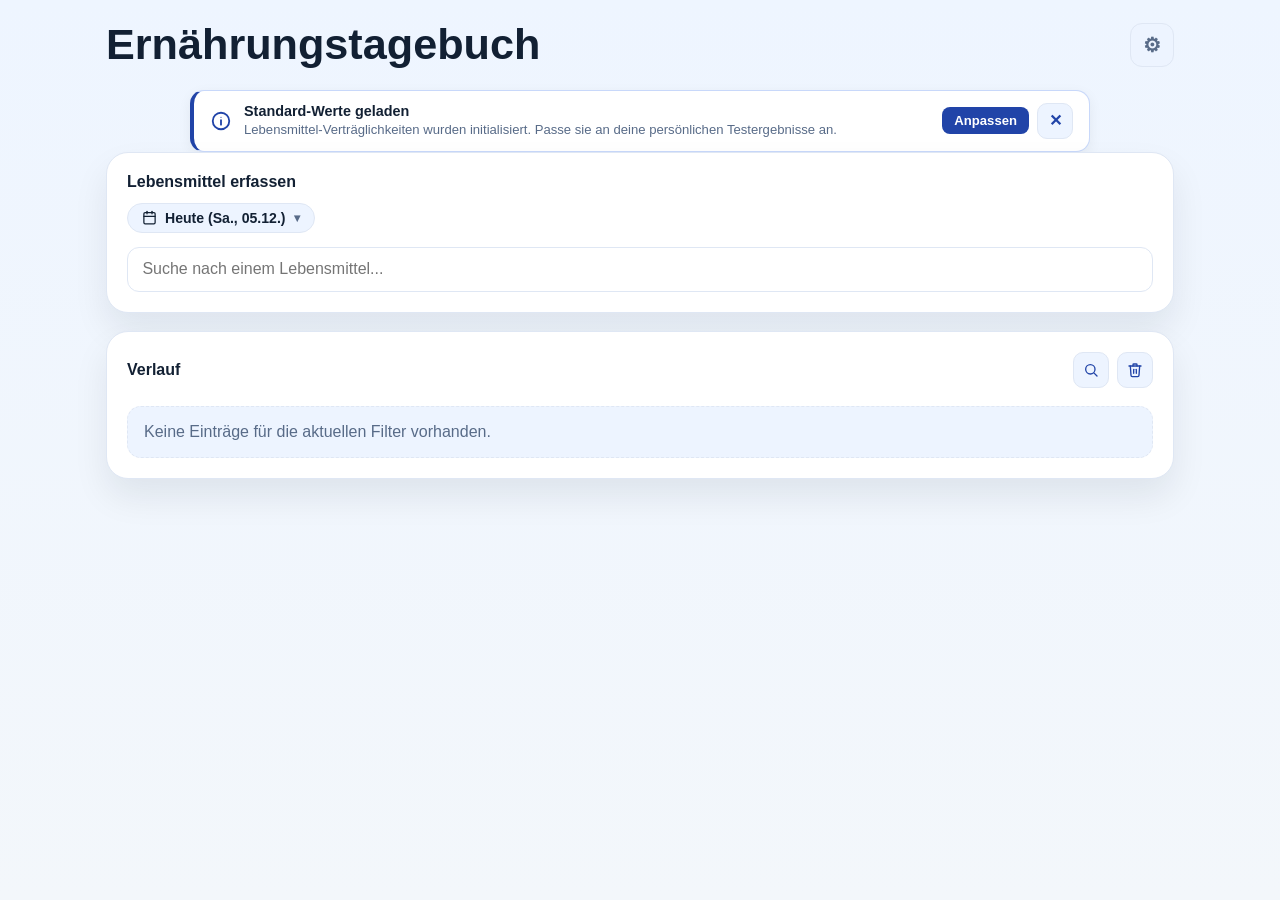
<file: index.html>
<!doctype html>
<html lang="de">
  <head>
    <meta charset="UTF-8" />
    <meta name="viewport" content="width=device-width, initial-scale=1.0, viewport-fit=cover" />
    <meta name="theme-color" content="#0f172a" />
    <meta name="apple-mobile-web-app-capable" content="yes" />
    <meta name="apple-mobile-web-app-status-bar-style" content="black-translucent" />
    <meta name="apple-mobile-web-app-title" content="Ernährungstagebuch" />
    <meta
      name="description"
      content="Persönliches Ernährungstagebuch mit Rotationswarnungen und PWA-Unterstützung."
    />
    <title>Ernährungstagebuch</title>
    <link rel="manifest" href="./manifest.json" />
    <link rel="icon" href="./icons/icon-192.png" type="image/png" />
    <link rel="apple-touch-icon" href="./icons/icon-192.png" />
    <link rel="stylesheet" href="./styles.css?v=1.2.0" />
    <script>
      (function() {
        try {
          var saved = localStorage.getItem('ernaehrungstagebuch-theme');
          var prefersDark = window.matchMedia && window.matchMedia('(prefers-color-scheme: dark)').matches;
          var theme = saved || (prefersDark ? 'dark' : 'light');
          document.documentElement.setAttribute('data-theme', theme);
        } catch (e) {}
      })();
    </script>
  </head>
  <body>
    <div class="app-shell">
      <header class="topbar">
        <h1>Ernährungstagebuch</h1>
        <div class="topbar-actions">
          <button id="settingsButton" class="icon-button topbar-button" type="button" aria-label="Einstellungen & Backup" title="Einstellungen & Backup">⚙</button>
          <button id="installButton" class="secondary-button hidden" type="button" aria-label="App installieren">
            Installieren
          </button>
        </div>
      </header>

      <div id="firstRunNotice" class="first-run-notice hidden" role="alert">
        <div class="first-run-notice-content">
          <span class="first-run-notice-icon" aria-hidden="true">
            <svg viewBox="0 0 24 24" fill="none" stroke="currentColor" stroke-width="2" stroke-linecap="round" stroke-linejoin="round">
              <circle cx="12" cy="12" r="9"></circle>
              <line x1="12" y1="11" x2="12" y2="16"></line>
              <circle cx="12" cy="8" r="0.6" fill="currentColor" stroke="none"></circle>
            </svg>
          </span>
          <div class="first-run-notice-text">
            <strong>Standard-Werte geladen</strong>
            <span>Lebensmittel-Verträglichkeiten wurden initialisiert. Passe sie an deine persönlichen Testergebnisse an.</span>
          </div>
        </div>
        <div class="first-run-notice-actions">
          <button id="noticeOpenManagerButton" class="notice-action-btn" type="button">Anpassen</button>
          <button id="noticeDismissButton" class="icon-button small-icon-button" type="button" aria-label="Schließen" title="Schließen">✕</button>
        </div>
      </div>

      <main class="container">
        <section class="panel form-panel">
          <div class="section-header form-section-header">
            <h2 id="foodSearchLabel">Lebensmittel erfassen</h2>
          </div>

          <div class="date-selector-bar">
            <button id="dateChipButton" class="date-chip-btn" type="button" aria-label="Datum ändern" title="Datum ändern">
              <span class="date-chip-icon" aria-hidden="true">
                <svg viewBox="0 0 24 24" width="16" height="16" fill="none" stroke="currentColor" stroke-width="2" stroke-linecap="round" stroke-linejoin="round">
                  <rect x="3" y="4" width="18" height="18" rx="2" ry="2"></rect>
                  <line x1="16" y1="2" x2="16" y2="6"></line>
                  <line x1="8" y1="2" x2="8" y2="6"></line>
                  <line x1="3" y1="10" x2="21" y2="10"></line>
                </svg>
              </span>
              <span id="dateChipText" class="date-chip-text">Heute</span>
              <span class="date-chip-arrow">▾</span>
            </button>
            <input id="entryDate" class="hidden-date-input" type="date" tabindex="-1" aria-hidden="true" />
            <button id="todayButton" class="category-chip-btn today-reset-btn hidden" type="button" aria-label="Auf heute zurücksetzen" title="Auf heute zurücksetzen">
              <span class="date-chip-icon">↺</span>
              <span>Heute</span>
            </button>
          </div>

          <div class="field search-field" id="searchField">
            <div class="search-input-wrap">
              <button
                id="searchCloseButton"
                class="icon-button search-close-button"
                type="button"
                aria-label="Zurück zur Übersicht"
                title="Zurück zur Übersicht"
              >
                ←
              </button>
              <div class="search-input-inner">
                <input
                  id="foodSearch"
                  type="text"
                  autocomplete="off"
                  placeholder="Suche nach einem Lebensmittel..."
                />
                <button
                  id="searchClearButton"
                  class="search-clear-button hidden"
                  type="button"
                  aria-label="Eingabe löschen"
                  title="Eingabe löschen"
                >
                  ✕
                </button>
              </div>
              <button
                id="searchDoneButton"
                class="search-done-button"
                type="button"
                aria-label="Einträge speichern"
                title="Einträge speichern"
              >
                Speichern
              </button>
            </div>

            <div class="search-filter-bar">
              <div class="category-chip-wrap">
                <button id="categoryChipButton" class="category-chip-btn" type="button" aria-label="Kategorie filtern" title="Kategorie filtern">
                  <span id="categoryChipText" class="category-chip-text">Alle Kategorien</span>
                  <span class="category-chip-arrow">▾</span>
                </button>
                <select id="searchCategory" class="hidden-category-select" tabindex="-1" aria-label="Kategorie auswählen">
                  <option value="all">Alle</option>
                </select>
                <button
                  id="categoryClearButton"
                  class="category-reset-btn hidden"
                  type="button"
                  aria-label="Kategorie-Filter zurücksetzen"
                  title="Kategorie auf Alle zurücksetzen"
                >
                  ✕
                </button>
              </div>
              <button id="onlyFreshGreenFoods" class="icon-button small-icon-button green-filter-button" type="button" aria-pressed="false" aria-label="Nur grüne, noch nicht erfasste Lebensmittel" title="Nur grüne, noch nicht erfasste Lebensmittel">
                <span class="tolerance-dot dot-green" aria-hidden="true"></span>
              </button>
            </div>

            <div id="overlaySelectedFoods" class="overlay-selected-foods hidden" aria-live="polite"></div>
            <div id="suggestions" class="suggestions" aria-live="polite"></div>
          </div>
        </section>

        <section class="panel overview-panel">
          <div class="section-header">
            <h2>Verlauf</h2>
            <div class="history-toolbar">
              <button
                id="historyModeToggle"
                class="icon-button small-icon-button"
                type="button"
                aria-pressed="false"
                aria-label="Historie filtern"
                title="Historie filtern"
              >
                <svg viewBox="0 0 24 24" width="16" height="16" fill="none" stroke="currentColor" stroke-width="2" stroke-linecap="round" stroke-linejoin="round" aria-hidden="true">
                  <circle cx="11" cy="11" r="7"></circle>
                  <line x1="21" y1="21" x2="16.65" y2="16.65"></line>
                </svg>
              </button>
              <button
                id="historyDeleteToggle"
                class="icon-button small-icon-button"
                type="button"
                aria-pressed="false"
                aria-label="Löschmodus aktivieren"
                title="Löschmodus aktivieren"
              >
                <svg viewBox="0 0 24 24" width="16" height="16" fill="none" stroke="currentColor" stroke-width="2" stroke-linecap="round" stroke-linejoin="round" aria-hidden="true">
                  <polyline points="3 6 5 6 21 6"></polyline>
                  <path d="M19 6l-1 14a2 2 0 0 1-2 2H8a2 2 0 0 1-2-2L5 6"></path>
                  <path d="M10 11v6"></path>
                  <path d="M14 11v6"></path>
                  <path d="M9 6V4a1 1 0 0 1 1-1h4a1 1 0 0 1 1 1v2"></path>
                </svg>
              </button>
            </div>
          </div>

          <div id="historyFilters" class="filter-row hidden">
            <label>
              <span>Datum von</span>
              <input id="filterFromDate" type="date" />
            </label>
            <label>
              <span>Datum bis</span>
              <input id="filterToDate" type="date" />
            </label>
            <div class="filter-field">
              <span>Kategorie</span>
              <div class="category-chip-wrap">
                <button id="historyCategoryChipButton" class="category-chip-btn" type="button" aria-label="Verlauf nach Kategorie filtern" title="Kategorie filtern">
                  <span id="historyCategoryChipText" class="category-chip-text">Alle Kategorien</span>
                  <span class="category-chip-arrow">▾</span>
                </button>
                <select id="filterCategory" class="hidden-category-select" tabindex="-1" aria-label="Kategorie auswählen">
                  <option value="all">Alle</option>
                </select>
                <button
                  id="historyCategoryClearButton"
                  class="category-reset-btn hidden"
                  type="button"
                  aria-label="Kategorie-Filter zurücksetzen"
                  title="Kategorie auf Alle zurücksetzen"
                >
                  ✕
                </button>
              </div>
            </div>
            <div class="filter-field">
              <span>Status</span>
              <div class="category-chip-wrap">
                <button id="historyStatusChipButton" class="category-chip-btn" type="button" aria-label="Verlauf nach Status filtern" title="Status filtern">
                  <span id="historyStatusChipText" class="category-chip-text">Alle Status</span>
                  <span class="category-chip-arrow">▾</span>
                </button>
                <select id="filterStatus" class="hidden-category-select" tabindex="-1" aria-label="Status auswählen">
                  <option value="all">Alle</option>
                  <option value="green">Grün</option>
                  <option value="orange">Orange</option>
                  <option value="red">Rot</option>
                </select>
                <button
                  id="historyStatusClearButton"
                  class="category-reset-btn hidden"
                  type="button"
                  aria-label="Status-Filter zurücksetzen"
                  title="Status auf Alle zurücksetzen"
                >
                  ✕
                </button>
              </div>
            </div>
          </div>

          <div id="historyList" class="history-list"></div>
        </section>
      </main>
    </div>

    <div id="settingsModal" class="modal-backdrop hidden" role="dialog" aria-modal="true" aria-labelledby="settingsModalTitle">
      <div class="modal-card settings-modal-card">
        <div class="modal-header">
          <h3 id="settingsModalTitle">Einstellungen &amp; Backup</h3>
          <div class="modal-header-actions">
            <button id="themeToggle" class="icon-button small-icon-button modal-header-btn" type="button" aria-label="Farbschema wechseln" title="Farbschema wechseln">☾</button>
            <button id="settingsCloseButton" class="icon-button small-icon-button modal-close-btn" type="button" aria-label="Schließen" title="Schließen">✕</button>
          </div>
        </div>
        <div class="settings-content">
          <div class="settings-section">
            <h4>Lebensmittel &amp; Verträglichkeiten</h4>
            <button id="openFoodManagerButton" class="settings-tile-btn" type="button">
              <span class="settings-tile-title">Lebensmitteltoleranzen verwalten</span>
              <div class="settings-tile-end">
                <span id="foodCountBadge" class="count-badge">0</span>
                <span class="settings-tile-chevron">›</span>
              </div>
            </button>
            <div class="settings-action-pair">
              <button id="exportTolerancesButton" class="settings-action-btn" type="button">
                <span>Exportieren</span>
              </button>
              <label class="settings-action-btn import-action-btn">
                <span>Importieren</span>
                <input id="importTolerancesFile" type="file" accept=".json" />
              </label>
            </div>
            <button id="resetTolerancesButton" class="settings-reset-btn" type="button">
              <span>↺</span>
              <span>Auf Standardwerte zurücksetzen</span>
            </button>
          </div>
          <div class="settings-section">
            <h4>Datensicherung (Tagebuch)</h4>
            <div class="settings-action-pair">
              <button id="exportJsonButton" class="settings-action-btn" type="button">
                <span>Exportieren</span>
              </button>
              <label class="settings-action-btn import-action-btn">
                <span>Importieren</span>
                <input id="importFile" type="file" accept=".json" />
              </label>
            </div>
          </div>
          <div class="settings-section">
            <h4>Info</h4>
            <div class="version-row">
              <span class="version-label">Version:</span>
              <strong id="appVersion">1.1.2</strong>
            </div>
          </div>
        </div>
      </div>
    </div>

    <div id="foodManagerModal" class="modal-backdrop hidden" role="dialog" aria-modal="true" aria-labelledby="foodManagerModalTitle">
      <div class="modal-card food-manager-modal-card">
        <div class="modal-header">
          <h3 id="foodManagerModalTitle">Lebensmitteltoleranzen verwalten</h3>
          <div class="modal-header-actions">
            <button id="foodManagerCloseButton" class="modal-done-btn" type="button">Fertig</button>
            <button id="foodManagerCloseXButton" class="icon-button small-icon-button modal-close-btn" type="button" aria-label="Schließen" title="Schließen">✕</button>
          </div>
        </div>

        <!-- Add / Edit Form (collapsible / toggleable) -->
        <div id="foodFormContainer" class="food-form-container hidden">
          <div class="food-form-header">
            <h4 id="foodFormTitle">Neues Lebensmittel</h4>
            <button id="foodFormCancelBtn" class="icon-button small-icon-button" type="button" title="Abbrechen">✕</button>
          </div>
          <div class="food-form-body">
            <div class="food-form-row">
              <div class="food-form-group">
                <label for="foodFormName">Name</label>
                <input id="foodFormName" type="text" placeholder="z. B. Hafermilch" class="food-form-input" autocomplete="off" />
              </div>
              <div class="food-form-group">
                <label for="foodFormCategory">Kategorie</label>
                <input id="foodFormCategory" type="text" placeholder="z. B. Milchprodukte" class="food-form-input" list="foodCategoryDatalist" autocomplete="off" />
                <datalist id="foodCategoryDatalist"></datalist>
              </div>
            </div>
            <div class="food-form-group">
              <label>Verträglichkeitsstatus</label>
              <div class="tolerance-radio-group">
                <label class="tolerance-radio-option tolerance-option-green">
                  <input type="radio" name="foodFormTolerance" value="green" checked />
                  <span class="tolerance-dot dot-green" aria-hidden="true"></span>
                  <span>Grün</span>
                </label>
                <label class="tolerance-radio-option tolerance-option-orange">
                  <input type="radio" name="foodFormTolerance" value="orange" />
                  <span class="tolerance-dot dot-orange" aria-hidden="true"></span>
                  <span>Orange</span>
                </label>
                <label class="tolerance-radio-option tolerance-option-red">
                  <input type="radio" name="foodFormTolerance" value="red" />
                  <span class="tolerance-dot dot-red" aria-hidden="true"></span>
                  <span>Rot</span>
                </label>
              </div>
            </div>
            <input type="hidden" id="foodFormOriginalName" value="" />
            <div class="food-form-actions">
              <button id="foodFormSaveBtn" class="primary-button" type="button">Speichern</button>
              <button id="foodFormCancelBtn2" class="ghost-button" type="button">Abbrechen</button>
            </div>
          </div>
        </div>

        <!-- Filters & Add button -->
        <div class="food-manager-toolbar">
          <div class="food-manager-search-wrap">
            <input id="foodManagerSearch" type="search" placeholder="Lebensmittel suchen..." class="food-manager-search-input" />
          </div>
          <div class="food-manager-filters-row">
            <div class="category-chip-wrap">
              <button id="foodManagerCategoryChipButton" class="category-chip-btn" type="button" aria-label="Lebensmittel nach Kategorie filtern" title="Kategorie filtern">
                <span id="foodManagerCategoryChipText" class="category-chip-text">Alle Kategorien</span>
                <span class="category-chip-arrow">▾</span>
              </button>
              <button
                id="foodManagerCategoryClearButton"
                class="category-reset-btn hidden"
                type="button"
                aria-label="Kategorie-Filter zurücksetzen"
                title="Kategorie auf Alle zurücksetzen"
              >
                ✕
              </button>
            </div>
            <div class="category-chip-wrap">
              <button id="foodManagerToleranceChipButton" class="category-chip-btn" type="button" aria-label="Lebensmittel nach Status filtern" title="Status filtern">
                <span id="foodManagerToleranceChipText" class="category-chip-text">Alle Status</span>
                <span class="category-chip-arrow">▾</span>
              </button>
              <button
                id="foodManagerToleranceClearButton"
                class="category-reset-btn hidden"
                type="button"
                aria-label="Status-Filter zurücksetzen"
                title="Status auf Alle zurücksetzen"
              >
                ✕
              </button>
            </div>
            <button id="openAddFoodBtn" class="food-add-btn" type="button">+ Neu</button>
          </div>
        </div>

        <!-- List of foods -->
        <div id="foodManagerList" class="food-manager-list" role="list"></div>
      </div>
    </div>

    <div id="importModal" class="modal-backdrop hidden" role="dialog" aria-modal="true" aria-labelledby="importModalTitle">
      <div class="modal-card">
        <div class="modal-header">
          <h3 id="importModalTitle">Backup importieren</h3>
          <button id="importCloseButton" class="icon-button small-icon-button modal-close-btn" type="button" aria-label="Schließen" title="Schließen">✕</button>
        </div>
        <p id="importModalText" class="modal-description"></p>
        <div class="modal-actions">
          <button id="importMergeButton" class="modal-btn modal-btn-option" type="button">
            <strong>Ergänzen</strong>
            <small>Neue Einträge hinzufügen, Bestehendes behalten</small>
          </button>
          <button id="importReplaceButton" class="modal-btn modal-btn-option" type="button">
            <strong>Ersetzen</strong>
            <small>Alle bisherigen Einträge durch das Backup ersetzen</small>
          </button>
          <button id="importCancelButton" class="ghost-button modal-btn modal-btn-cancel" type="button">
            <strong>Abbrechen</strong>
          </button>
        </div>
      </div>
    </div>

    <div id="confirmModal" class="modal-backdrop hidden" role="dialog" aria-modal="true" aria-labelledby="confirmModalTitle">
      <div class="modal-card">
        <div class="modal-header">
          <h3 id="confirmModalTitle">Hinweise zu ausgewählten Lebensmitteln</h3>
          <button id="confirmModalCloseButton" class="icon-button small-icon-button modal-close-btn" type="button" aria-label="Schließen" title="Schließen">✕</button>
        </div>
        <p id="confirmModalText" class="modal-description"></p>
        <div id="confirmModalList" class="confirm-modal-list"></div>
        <div class="modal-actions">
          <button id="confirmProceedButton" class="primary-button modal-btn modal-btn-confirm" type="button">
            <strong>Trotzdem speichern</strong>
            <small>Die ausgewählten Lebensmittel jetzt eintragen</small>
          </button>
          <button id="confirmCancelButton" class="ghost-button modal-btn modal-btn-cancel" type="button">
            <strong>Abbrechen</strong>
          </button>
        </div>
      </div>
    </div>

    <div id="categoryModal" class="modal-backdrop hidden" role="dialog" aria-modal="true" aria-labelledby="categoryModalTitle">
      <div class="modal-card category-modal-card">
        <div class="modal-header">
          <h3 id="categoryModalTitle">Kategorie auswählen</h3>
          <button id="categoryModalCloseButton" class="icon-button small-icon-button modal-close-btn" type="button" aria-label="Schließen" title="Schließen">✕</button>
        </div>
        <p id="categoryModalDescription" class="modal-description">Wähle eine Kategorie, um die Anzeige einzugrenzen.</p>
        <div id="categoryModalGrid" class="category-modal-grid"></div>
      </div>
    </div>

    <div id="genericConfirmModal" class="modal-backdrop hidden" role="dialog" aria-modal="true" aria-labelledby="genericConfirmTitle">
      <div class="modal-card">
        <div class="modal-header">
          <h3 id="genericConfirmTitle">Bestätigen</h3>
          <button id="genericConfirmCloseButton" class="icon-button small-icon-button modal-close-btn" type="button" aria-label="Schließen" title="Schließen">✕</button>
        </div>
        <p id="genericConfirmText" class="modal-description"></p>
        <div class="modal-actions">
          <button id="genericConfirmProceedButton" class="modal-btn modal-btn-confirm" type="button">
            <strong id="genericConfirmProceedLabel">Bestätigen</strong>
          </button>
          <button id="genericConfirmCancelButton" class="ghost-button modal-btn modal-btn-cancel" type="button">
            <strong id="genericConfirmCancelLabel">Abbrechen</strong>
          </button>
        </div>
      </div>
    </div>

    <noscript>
      <div class="noscript-banner">JavaScript ist erforderlich, damit die App korrekt funktioniert.</div>
    </noscript>

    <script type="module" src="./app.js?v=1.2.0"></script>
  </body>
</html>
</file>
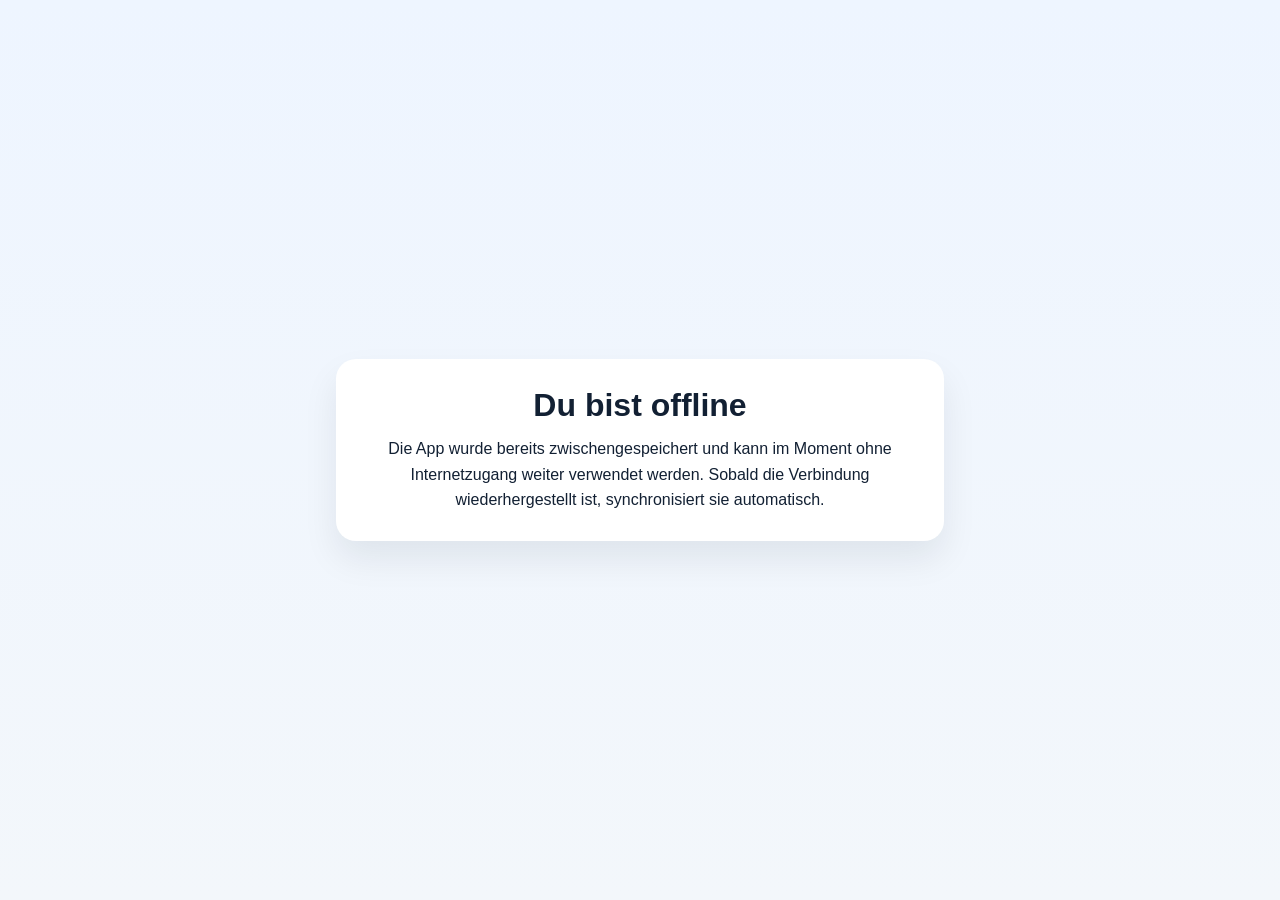
<file: offline.html>
<!doctype html>
<html lang="de">
  <head>
    <meta charset="UTF-8" />
    <meta name="viewport" content="width=device-width, initial-scale=1.0" />
    <title>Offline – Ernährungstagebuch</title>
    <style>
      body {
        margin: 0;
        min-height: 100vh;
        display: grid;
        place-items: center;
        font-family: Arial, sans-serif;
        background: linear-gradient(180deg, #eef5ff, #f3f7fb);
        color: #122033;
      }
      .card {
        width: min(90vw, 560px);
        background: white;
        border-radius: 20px;
        padding: 28px 24px;
        box-shadow: 0 18px 35px rgba(15, 23, 42, 0.08);
        text-align: center;
      }
      h1 {
        margin: 0 0 12px;
      }
      p {
        margin: 0;
        line-height: 1.6;
      }
    </style>
  </head>
  <body>
    <div class="card">
      <h1>Du bist offline</h1>
      <p>
        Die App wurde bereits zwischengespeichert und kann im Moment ohne Internetzugang weiter verwendet werden.
        Sobald die Verbindung wiederhergestellt ist, synchronisiert sie automatisch.
      </p>
    </div>
  </body>
</html>
</file>
<file: styles.css>
:root {
  --bg: #f3f7fb;
  --panel: #ffffff;
  --panel-alt: #edf4ff;
  --text: #122033;
  --muted: #586b88;
  --border: #dfe7f4;
  --primary: #2144a8;
  --primary-soft: #dde6ff;
  --green: #0f8c52;
  --green-soft: #dff8eb;
  --orange: #d97706;
  --orange-soft: #fff0d9;
  --red: #b91c1c;
  --red-soft: #ffe2e2;
  --yellow: #d4a100;
  --yellow-soft: #fff4c7;
  --shadow: 0 18px 35px rgba(15, 23, 42, 0.08);
  --warning-text: #b45309;

  /* Radius scale - reuse instead of hardcoding pixel values */
  --radius-sm: 8px;
  --radius-md: 12px;
  --radius-lg: 14px;
  --radius-xl: 16px;
  --radius-pill: 999px;
  --radius-round: 50%;

  /* Font-size scale - reuse instead of one-off rem values */
  --fs-2xs: 0.72rem;
  --fs-xs: 0.78rem;
  --fs-sm: 0.85rem;
  --fs-base: 0.95rem;
  --fs-md: 1rem;
  --fs-lg: 1.25rem;
}

[data-theme="dark"] {
  --bg: #090e17;
  --panel: #131b2a;
  --panel-alt: #1a2538;
  --text: #f1f5f9;
  --muted: #8fa0ba;
  --border: #233148;
  --primary: #60a5fa;
  --primary-soft: #1d3356;
  --green: #10b981;
  --green-soft: #064e3b;
  --orange: #f59e0b;
  --orange-soft: #451a03;
  --red: #ef4444;
  --red-soft: #450a0a;
  --yellow: #fbbf24;
  --yellow-soft: #451a03;
  --shadow: 0 18px 35px rgba(0, 0, 0, 0.45);
  --warning-text: #fbbf24;
}

[data-theme="dark"] body {
  background: linear-gradient(180deg, #0f172a 0%, var(--bg) 100%);
}

* {
  box-sizing: border-box;
}

html,
body {
  margin: 0;
  min-height: 100%;
  font-family: "Segoe UI", Tahoma, sans-serif;
  background: linear-gradient(180deg, #eef5ff 0%, var(--bg) 100%);
  color: var(--text);
}

body {
  min-height: 100vh;
}

button,
input,
select {
  font: inherit;
}

button {
  cursor: pointer;
}

.app-shell {
  max-width: 1100px;
  margin: 0 auto;
  padding: calc(20px + env(safe-area-inset-top, 0px)) calc(16px + env(safe-area-inset-right, 0px))
    calc(48px + env(safe-area-inset-bottom, 0px)) calc(16px + env(safe-area-inset-left, 0px));
}

.topbar {
  display: flex;
  align-items: center;
  justify-content: space-between;
  gap: 12px;
  margin-bottom: 20px;
}

.topbar-actions {
  display: flex;
  align-items: center;
  gap: 8px;
  flex-shrink: 0;
}

.topbar h1 {
  margin: 0;
  font-size: clamp(1.15rem, 5vw, 2.7rem);
  line-height: 1.15;
}

.container {
  display: grid;
  gap: 18px;
}

.panel {
  background: var(--panel);
  border: 1px solid var(--border);
  border-radius: 22px;
  box-shadow: var(--shadow);
  padding: 20px;
}

.section-header h2 {
  margin: 0;
  font-size: var(--fs-md);
  font-weight: 600;
  color: var(--text);
}

.form-section-header {
  margin-bottom: 12px;
}

.version-row {
  display: flex;
  align-items: center;
  justify-content: space-between;
  gap: 12px;
  flex-wrap: wrap;
}

.version-label {
  color: var(--muted);
  font-weight: 600;
}

.date-selector-bar {
  display: flex;
  align-items: center;
  gap: 10px;
  margin-bottom: 14px;
}

.date-chip-btn,
.category-chip-btn,
.modal-done-btn,
.food-add-btn {
  border: 1px solid var(--border);
  border-radius: var(--radius-pill);
  background: var(--panel-alt);
  color: var(--text);
  cursor: pointer;
}

.date-chip-btn {
  display: inline-flex;
  align-items: center;
  gap: 8px;
  padding: 6px 14px;
  font-size: 0.88rem;
  font-weight: 700;
  transition:
    background-color 0.15s ease,
    border-color 0.15s ease,
    transform 0.15s ease;
}

.date-chip-btn:hover,
.category-modal-item:hover,
.settings-action-btn:hover,
.modal-done-btn:hover,
.food-add-btn:hover {
  background: var(--primary-soft);
  border-color: var(--primary);
  color: var(--primary);
  transform: translateY(-1px);
}

.date-chip-btn.is-custom-date {
  background: rgba(245, 158, 11, 0.12);
  border-color: rgba(245, 158, 11, 0.4);
  color: var(--warning-text);
}

[data-theme="dark"] .date-chip-btn.is-custom-date {
  background: rgba(245, 158, 11, 0.2);
  border-color: rgba(245, 158, 11, 0.45);
}

.date-chip-icon {
  display: inline-flex;
  align-items: center;
  justify-content: center;
  font-size: var(--fs-md);
  line-height: 1;
}

.date-chip-icon svg {
  width: 15px;
  height: 15px;
  stroke: currentColor;
  flex-shrink: 0;
}

.date-chip-arrow {
  font-size: var(--fs-2xs);
  color: var(--muted);
}

.hidden-date-input {
  position: absolute;
  opacity: 0;
  pointer-events: none;
  width: 1px;
  height: 1px;
  top: 0;
  left: 0;
  margin: 0;
  padding: 0;
  border: none;
  clip: rect(0, 0, 0, 0);
  overflow: hidden;
}

.today-reset-btn {
  color: var(--primary);
  font-weight: 700;
}

.search-filter-bar {
  display: none;
  align-items: center;
  gap: 8px;
  margin-top: 8px;
}

.search-field:focus-within .search-filter-bar,
.search-field:has(.suggestions.visible) .search-filter-bar,
.search-filter-bar.has-active-filter {
  display: flex;
}

.category-chip-wrap {
  display: inline-flex;
  align-items: center;
  gap: 6px;
  position: relative;
}

.category-chip-btn {
  display: inline-flex;
  align-items: center;
  gap: 6px;
  padding: 6px 12px;
  font-size: var(--fs-sm);
  font-weight: 600;
  transition:
    background-color 0.15s ease,
    border-color 0.15s ease,
    color 0.15s ease;
}

.category-chip-btn:hover {
  background: var(--primary-soft);
  color: var(--primary);
  border-color: var(--primary);
}

.category-chip-btn.has-filter {
  background: var(--primary-soft);
  border-color: var(--primary);
  color: var(--primary);
  font-weight: 700;
}

.category-chip-arrow {
  font-size: 0.7rem;
  color: var(--muted);
}

.hidden-category-select {
  position: absolute;
  opacity: 0;
  pointer-events: none;
  width: 1px;
  height: 1px;
  top: 0;
  left: 0;
  margin: 0;
  padding: 0;
  border: none;
  clip: rect(0, 0, 0, 0);
  overflow: hidden;
}

.category-reset-btn {
  border: none;
  background: var(--panel-alt);
  border: 1px solid var(--border);
  border-radius: var(--radius-round);
  width: 26px;
  height: 26px;
  display: inline-flex;
  align-items: center;
  justify-content: center;
  color: var(--muted);
  cursor: pointer;
  font-size: 0.75rem;
  transition: color 0.15s ease, background-color 0.15s ease;
}

.category-reset-btn:hover {
  color: var(--red);
  background: var(--border);
}

.category-reset-btn.hidden {
  display: none !important;
}

.icon-button {
  display: inline-flex;
  align-items: center;
  justify-content: center;
  width: 44px;
  height: 44px;
  min-height: 44px;
  padding: 0;
  border: 1px solid var(--border);
  background: var(--panel-alt, #f3f7fb);
  color: var(--primary);
  border-radius: var(--radius-md);
  font-size: var(--fs-lg);
  font-weight: 700;
  line-height: 1;
  flex-shrink: 0;
  cursor: pointer;
  transition:
    background-color 0.15s ease,
    transform 0.15s ease;
}

.icon-button.topbar-button {
  color: var(--muted);
  background: var(--panel-alt, #f3f7fb);
  border-color: var(--border);
}

.icon-button.topbar-button:hover {
  color: var(--text);
  background: var(--surface-hover, var(--border));
}

.icon-button:hover {
  background: var(--primary-soft);
  transform: translateY(-1px);
}

.icon-button:active {
  transform: scale(0.96);
}

.small-icon-button {
  width: 36px;
  height: 36px;
  min-height: 36px;
  border-radius: 10px;
  font-size: var(--fs-md);
}

.small-icon-button.active {
  background: var(--primary-soft);
  border-color: var(--primary);
  color: var(--primary);
}

.small-icon-button.delete-active {
  background: var(--red-soft);
  border-color: var(--red);
  color: var(--red);
}

.green-filter-button .tolerance-dot {
  width: 12px;
  height: 12px;
  min-width: 12px;
  min-height: 12px;
  opacity: 0.55;
  transition: opacity 0.15s ease;
}

.green-filter-button:hover .tolerance-dot {
  opacity: 0.8;
}

.green-filter-button.active {
  background: var(--green-soft);
  border-color: var(--green);
}

.green-filter-button.active .tolerance-dot {
  opacity: 1;
}

.field {
  display: flex;
  flex-direction: column;
  gap: 8px;
}

.field span,
.field label,
.search-field label {
  font-weight: 600;
  color: var(--text);
}

input[type="date"],
input[type="text"],
select {
  width: 100%;
  min-height: 44px;
  border: 1px solid var(--border);
  background: var(--panel);
  border-radius: var(--radius-md);
  padding: 0.8rem 0.9rem;
  color: var(--text);
  font: inherit;
  box-sizing: border-box;
}

select {
  appearance: none;
  -webkit-appearance: none;
  -moz-appearance: none;
  background-color: var(--panel);
  background-image: url("data:image/svg+xml,%3Csvg xmlns='http://www.w3.org/2000/svg' width='14' height='14' viewBox='0 0 24 24' fill='none' stroke='%23586b88' stroke-width='2.5' stroke-linecap='round' stroke-linejoin='round'%3E%3Cpath d='m6 9 6 6 6-6'/%3E%3C/svg%3E");
  background-repeat: no-repeat;
  background-position: right 14px center;
  padding-right: 38px;
  cursor: pointer;
  transition:
    border-color 0.15s ease,
    outline 0.15s ease,
    background-color 0.15s ease;
}

[data-theme="dark"] select {
  background-image: url("data:image/svg+xml,%3Csvg xmlns='http://www.w3.org/2000/svg' width='14' height='14' viewBox='0 0 24 24' fill='none' stroke='%238fa0ba' stroke-width='2.5' stroke-linecap='round' stroke-linejoin='round'%3E%3Cpath d='m6 9 6 6 6-6'/%3E%3C/svg%3E");
}

select option {
  background: var(--panel);
  color: var(--text);
}

input[type="date"]::-webkit-clear-button {
  -webkit-appearance: none;
  appearance: none;
  display: none;
}

input[type="date"]::-ms-clear {
  display: none;
}

input[type="date"]::-webkit-datetime-edit {
  padding: 0;
}

input:focus,
select:focus {
  outline: 3px solid rgba(33, 68, 168, 0.12);
  border-color: var(--primary);
}

.search-field {
  position: relative;
  grid-column: 1 / -1;
  min-width: 0;
}

.search-input-wrap {
  display: flex;
  align-items: center;
  gap: 8px;
  width: 100%;
}

.search-close-button {
  display: none;
}

.search-input-inner {
  position: relative;
  flex: 1 1 auto;
  display: flex;
  align-items: center;
  min-width: 0;
}

.search-input-inner input[type="text"] {
  padding-right: 42px;
}

.search-clear-button {
  position: absolute;
  right: 10px;
  top: 50%;
  transform: translateY(-50%);
  display: inline-flex;
  align-items: center;
  justify-content: center;
  width: 26px;
  height: 26px;
  padding: 0;
  border: 1px solid var(--border);
  background: var(--panel-alt);
  color: var(--muted);
  border-radius: var(--radius-round);
  font-size: 0.8rem;
  font-weight: 700;
  cursor: pointer;
  opacity: 0.8;
  transition:
    opacity 0.15s ease,
    background-color 0.15s ease,
    color 0.15s ease,
    transform 0.15s ease;
  z-index: 2;
}

.search-clear-button:hover,
.search-clear-button:active {
  opacity: 1;
  background: var(--primary-soft);
  color: var(--primary);
}

.search-done-button {
  display: inline-flex;
  align-items: center;
  justify-content: center;
  padding: 0 16px;
  height: 44px;
  min-height: 44px;
  background: var(--primary);
  color: #fff;
  border: none;
  border-radius: var(--radius-md);
  font-size: 0.9rem;
  font-weight: 700;
  white-space: nowrap;
  cursor: pointer;
  flex-shrink: 0;
  transition: opacity 0.15s ease, transform 0.15s ease, background 0.15s ease;
}

.search-done-button:hover {
  opacity: 0.92;
  transform: translateY(-1px);
}

.search-done-button:active {
  transform: scale(0.96);
}

.search-done-button.hidden {
  display: none !important;
}

.overlay-selected-foods {
  display: flex;
  flex-wrap: wrap;
  align-items: center;
  gap: 8px;
  overflow-x: hidden;
  overflow-y: auto;
  max-height: 120px;
  max-width: 100%;
  width: 100%;
  padding: 8px 4px 6px;
  margin-top: 8px;
  box-sizing: border-box;
  -webkit-overflow-scrolling: touch;
}

.overlay-selected-foods.hidden {
  display: none !important;
}

.overlay-selected-foods .selection-chip {
  padding: 0.45rem 0.8rem;
  font-size: 0.88rem;
  line-height: 1.2;
  flex-shrink: 0;
  box-sizing: border-box;
}

.suggestions {
  position: absolute;
  top: calc(100% + 8px);
  left: 0;
  right: 0;
  display: none;
  flex-direction: column;
  gap: 6px;
  max-height: min(55vh, 400px);
  overflow-y: auto;
  overflow-x: hidden;
  overscroll-behavior: contain;
  padding: 8px;
  background: var(--panel);
  border: 1px solid var(--border);
  border-radius: var(--radius-lg);
  box-shadow: var(--shadow);
  z-index: 20;
}

.suggestions.visible {
  display: flex;
}

.suggestion-item {
  width: 100%;
  border: none;
  background: var(--panel-alt);
  border-radius: 10px;
  padding: 0.7rem 0.8rem;
  text-align: left;
  color: var(--text);
  display: flex;
  align-items: center;
  justify-content: space-between;
  gap: 8px;
}

.suggestion-item.is-recent {
  background: rgba(0, 0, 0, 0.04);
  color: var(--muted);
  opacity: 0.55;
}

[data-theme="dark"] .suggestion-item.is-recent {
  background: rgba(0, 0, 0, 0.25);
}

.suggestion-item.is-already-logged {
  background: rgba(0, 0, 0, 0.03);
  color: var(--muted);
  opacity: 0.45;
  cursor: default;
}

[data-theme="dark"] .suggestion-item.is-already-logged {
  background: rgba(0, 0, 0, 0.2);
}

.suggestion-item strong {
  font-size: var(--fs-base);
  flex: 1 1 auto;
  min-width: 0;
  overflow: hidden;
  text-overflow: ellipsis;
  white-space: nowrap;
}

.suggestion-item.is-recent strong,
.suggestion-item.is-already-logged strong {
  color: var(--muted);
}

.suggestion-meta {
  display: flex;
  align-items: center;
  gap: 6px;
  flex-shrink: 0;
}

.suggestion-item .tag,
.suggestion-item .recent-chip {
  font-size: 0.62rem;
  line-height: 1;
  padding: 4px 6px;
  border-radius: var(--radius-pill);
  background: var(--panel-alt);
  color: var(--muted);
}

.suggestion-item.is-recent .tag,
.suggestion-item.is-already-logged .tag {
  background: transparent;
  color: var(--muted);
  opacity: 0.85;
}

.suggestion-item .recent-chip {
  background: rgba(87, 119, 255, 0.09);
  color: var(--primary);
  border: 1px solid rgba(87, 119, 255, 0.15);
  font-weight: 700;
}

.suggestion-item .logged-chip {
  background: rgba(16, 185, 129, 0.12);
  border: 1px solid rgba(16, 185, 129, 0.28);
  color: var(--green);
  font-weight: 800;
  font-size: 0.65rem;
}

[data-theme="dark"] .suggestion-item .logged-chip {
  background: rgba(16, 185, 129, 0.16);
  border-color: rgba(16, 185, 129, 0.35);
  color: #34d399;
}

.suggestion-item .recent-chip-alert {
  background: rgba(220, 38, 38, 0.12);
  border-color: rgba(220, 38, 38, 0.25);
  color: var(--red);
}

[data-theme="dark"] .suggestion-item .recent-chip-alert {
  background: var(--red-soft);
  border-color: rgba(239, 68, 68, 0.35);
  color: var(--red);
}

.status-dot,
.history-summary-dot,
.tolerance-dot,
.badge {
  display: inline-block;
  flex-shrink: 0;
  border-radius: var(--radius-round);
}

/* Single source of truth for tolerance colors, reused across history, suggestions & food manager */
.dot-green {
  background: var(--green);
}

.dot-orange {
  background: var(--orange);
}

.dot-red {
  background: var(--red);
}

.status-dot {
  width: 12px;
  height: 12px;
  box-shadow:
    0 0 0 2px var(--panel),
    0 0 0 1px rgba(17, 24, 39, 0.12);
}

[data-theme="dark"] .status-dot {
  box-shadow:
    0 0 0 2px var(--panel),
    0 0 0 1px rgba(255, 255, 255, 0.08);
}

.primary-button,
.secondary-button,
.ghost-button {
  border: none;
  border-radius: var(--radius-md);
  padding: 0.8rem 1.1rem;
  font-weight: 700;
  transition:
    transform 0.15s ease,
    opacity 0.15s ease;
}

.primary-button:hover,
.secondary-button:hover,
.ghost-button:hover {
  transform: translateY(-1px);
}

.primary-button {
  background: var(--primary);
  color: #fff;
}

.secondary-button {
  background: var(--primary-soft);
  color: var(--primary);
}

.ghost-button {
  background: var(--panel-alt);
  color: var(--muted);
}

.hidden {
  display: none !important;
}

.selection-chip,
.history-item {
  border-radius: var(--radius-lg);
  border: 1px solid var(--border);
  background: var(--panel-alt);
}

.selection-chip {
  display: inline-flex;
  align-items: center;
  gap: 8px;
  padding: 0.6rem 0.8rem;
  color: var(--text);
  transition:
    background 0.15s ease,
    border-color 0.15s ease,
    box-shadow 0.15s ease;
}

.selection-chip.has-conflict {
  border-width: 1.5px;
}

.selection-chip.conflict-rotation {
  border-color: rgba(245, 158, 11, 0.6);
  background: #fff8eb;
}

[data-theme="dark"] .selection-chip.conflict-rotation {
  border-color: rgba(245, 158, 11, 0.55);
  background: rgba(245, 158, 11, 0.12);
}

.selection-chip.conflict-intolerance {
  border-color: rgba(239, 68, 68, 0.65);
  background: #fef2f2;
}

[data-theme="dark"] .selection-chip.conflict-intolerance {
  border-color: rgba(239, 68, 68, 0.6);
  background: rgba(239, 68, 68, 0.14);
}

.selection-chip .chip-label {
  font-weight: 500;
}

.selection-chip .chip-conflict-badge {
  font-size: 0.65rem;
  line-height: 1;
  padding: 3px 6px;
  border-radius: var(--radius-pill);
  font-weight: 700;
}

.selection-chip .chip-conflict-rotation {
  background: rgba(245, 158, 11, 0.18);
  border: 1px solid rgba(245, 158, 11, 0.35);
  color: var(--warning-text);
}

[data-theme="dark"] .selection-chip .chip-conflict-rotation {
  background: rgba(245, 158, 11, 0.25);
  border-color: rgba(245, 158, 11, 0.4);
}

.selection-chip .chip-conflict-intolerance {
  background: rgba(220, 38, 38, 0.14);
  border: 1px solid rgba(220, 38, 38, 0.3);
  color: var(--red);
}

[data-theme="dark"] .selection-chip .chip-conflict-intolerance {
  background: rgba(239, 68, 68, 0.22);
  border-color: rgba(239, 68, 68, 0.4);
  color: #f87171;
}

.selection-chip .badge {
  width: 10px;
  height: 10px;
  box-shadow: 0 0 0 1px rgba(0, 0, 0, 0.08);
}

[data-theme="dark"] .selection-chip .badge {
  box-shadow: 0 0 4px currentColor;
}

.remove-chip {
  border: none;
  background: transparent;
  color: var(--muted);
  font-size: 1.1rem;
  line-height: 1;
  padding: 0;
  display: inline-flex;
  align-items: center;
  justify-content: center;
  cursor: pointer;
  transition:
    color 0.15s ease,
    transform 0.15s ease;
}

.remove-chip:hover {
  color: var(--red);
  transform: scale(1.15);
}

.section-header {
  display: flex;
  justify-content: space-between;
  gap: 12px;
  align-items: center;
}

.history-toolbar {
  display: flex;
  align-items: center;
  gap: 8px;
  flex-shrink: 0;
}

.filter-row {
  display: flex;
  flex-wrap: wrap;
  gap: 12px;
  margin-top: 14px;
}

.filter-row label,
.filter-row .filter-field {
  display: flex;
  flex-direction: column;
  gap: 6px;
  font-weight: 600;
  min-width: 140px;
}

.filter-row .category-chip-wrap {
  min-height: 44px;
  display: inline-flex;
  align-items: center;
}

.history-list {
  margin-top: 18px;
  display: grid;
  gap: 12px;
}

.history-day {
  border: 1px solid var(--border);
  border-radius: var(--radius-xl);
  background: var(--panel);
  overflow: hidden;
  transition: border-color 0.15s ease, box-shadow 0.15s ease;
}

.history-day[open] {
  box-shadow: 0 4px 14px rgba(15, 23, 42, 0.04);
}

[data-theme="dark"] .history-day {
  background: linear-gradient(180deg, #131b2a, #172338);
}

.history-day-summary {
  display: flex;
  align-items: center;
  justify-content: space-between;
  gap: 10px;
  padding: 13px 16px;
  cursor: pointer;
  list-style: none;
  user-select: none;
  font-weight: 700;
  transition: background-color 0.15s ease;
}

.history-day-summary::-webkit-details-marker {
  display: none;
}

.history-day-summary:hover {
  background: var(--panel-alt);
}

.history-day-title-wrap {
  display: flex;
  align-items: center;
  gap: 10px;
  min-width: 0;
}

.history-day-chevron {
  display: inline-flex;
  align-items: center;
  justify-content: center;
  width: 20px;
  height: 20px;
  font-size: var(--fs-2xs);
  color: var(--muted);
  transition: transform 0.2s ease;
}

.history-day[open] .history-day-chevron {
  transform: rotate(90deg);
}

.history-day-title {
  font-size: 1.02rem;
  font-weight: 700;
  color: var(--text);
  white-space: nowrap;
  overflow: hidden;
  text-overflow: ellipsis;
}

.history-day-today-badge {
  font-size: 0.68rem;
  font-weight: 800;
  text-transform: uppercase;
  letter-spacing: 0.05em;
  background: var(--primary-soft);
  color: var(--primary);
  padding: 2px 7px;
  border-radius: var(--radius-pill);
  flex-shrink: 0;
}

.history-day-stats {
  display: flex;
  align-items: center;
  gap: 6px;
  flex-shrink: 0;
}

.history-stat-chip {
  display: inline-flex;
  align-items: center;
  gap: 5px;
  padding: 3px 8px;
  background: var(--panel-alt);
  border: 1px solid var(--border);
  border-radius: var(--radius-pill);
  font-size: var(--fs-xs);
  font-weight: 700;
  color: var(--text);
  white-space: nowrap;
}

.history-stat-group {
  display: inline-flex;
  align-items: center;
  gap: 4px;
}

.history-stat-count {
  font-size: var(--fs-xs);
  line-height: 1;
}

.history-stat-divider {
  color: var(--muted);
  opacity: 0.6;
  font-weight: 400;
}

.history-summary-dot,
.tolerance-dot {
  width: 9px;
  height: 9px;
  min-width: 9px;
  min-height: 9px;
  vertical-align: middle;
}

.history-summary-dot {
  opacity: 0.88;
}

.history-items {
  display: flex;
  flex-direction: column;
  gap: 10px;
  padding: 4px 16px 14px;
  border-top: 1px solid var(--border);
}

.history-category-group {
  display: grid;
  gap: 6px;
}

.history-category-header {
  font-size: var(--fs-2xs);
  line-height: 1.2;
  letter-spacing: 0.08em;
  text-transform: uppercase;
  color: var(--muted);
  font-weight: 800;
  padding-top: 6px;
}

.history-category-items {
  display: flex;
  flex-wrap: wrap;
  gap: 8px;
}

.history-item {
  display: inline-flex;
  align-items: center;
  gap: 8px;
  padding: 0.42rem 0.7rem 0.42rem 0.8rem;
  border: 1px solid var(--border);
  border-radius: var(--radius-pill);
  background: var(--panel-alt);
  box-shadow: 0 1px 0 rgba(15, 23, 42, 0.02);
}

.history-item .name {
  font-weight: 700;
  line-height: 1.2;
}

.history-item .status-dot {
  width: 10px;
  height: 10px;
  box-shadow: inset 0 0 0 1px rgba(255, 255, 255, 0.8);
}

.delete-entry-button {
  border: none;
  background: transparent;
  color: var(--muted);
  font-size: var(--fs-md);
  line-height: 1;
  padding: 0;
  display: inline-flex;
  align-items: center;
  justify-content: center;
  cursor: pointer;
}

.empty-state {
  color: var(--muted);
  border: 1px dashed var(--border);
  background: var(--panel-alt);
  padding: 1rem;
  border-radius: var(--radius-lg);
}

.modal-backdrop {
  position: fixed;
  inset: 0;
  z-index: 10000;
  background: rgba(9, 14, 23, 0.65);
  backdrop-filter: blur(4px);
  -webkit-backdrop-filter: blur(4px);
  display: flex;
  align-items: center;
  justify-content: center;
  padding: 16px;
  animation: modalFadeIn 0.18s ease-out;
}

.modal-card {
  background: var(--panel);
  border: 1px solid var(--border);
  border-radius: 20px;
  box-shadow: 0 24px 48px rgba(0, 0, 0, 0.35);
  width: 100%;
  max-width: 440px;
  padding: 24px 22px;
  display: flex;
  flex-direction: column;
  gap: 16px;
  animation: modalSlideUp 0.18s ease-out;
}

.modal-header {
  display: flex;
  align-items: center;
  justify-content: space-between;
  gap: 12px;
}

.modal-header-actions {
  display: flex;
  align-items: center;
  gap: 8px;
  flex-shrink: 0;
}

.modal-header-btn,
.modal-close-btn {
  font-size: var(--fs-base);
  color: var(--muted);
}

.modal-header-btn:hover,
.modal-close-btn:hover {
  color: var(--text);
  background: var(--surface-hover, var(--border));
}

.settings-content {
  display: flex;
  flex-direction: column;
  gap: 20px;
}

.settings-section {
  display: flex;
  flex-direction: column;
  gap: 10px;
}

.settings-section h4 {
  margin: 0;
  font-size: var(--fs-xs);
  text-transform: uppercase;
  letter-spacing: 0.08em;
  color: var(--muted);
  font-weight: 700;
}

.modal-card h3 {
  margin: 0;
  font-size: 1.35rem;
  color: var(--text);
}

.modal-description {
  margin: 0;
  color: var(--muted);
  font-size: var(--fs-base);
  line-height: 1.5;
}

.modal-actions {
  display: flex;
  flex-direction: column;
  gap: 10px;
  margin-top: 6px;
}

.modal-btn {
  width: 100%;
  display: flex;
  flex-direction: column;
  align-items: flex-start;
  text-align: left;
  gap: 3px;
  padding: 12px 14px;
  cursor: pointer;
  border-radius: var(--radius-md);
  border: 1px solid transparent;
  transition:
    transform 0.15s ease,
    background-color 0.15s ease,
    border-color 0.15s ease,
    color 0.15s ease;
}

.modal-btn:hover {
  transform: translateY(-1px);
}

.modal-btn strong {
  font-size: var(--fs-md);
}

.modal-btn small {
  font-size: var(--fs-xs);
  opacity: 0.85;
  font-weight: 500;
}

.modal-btn-option {
  background: var(--panel-alt);
  color: var(--text);
  border-color: var(--border);
}

.modal-btn-option:hover {
  background: var(--primary-soft);
  color: var(--primary);
  border-color: var(--primary);
}

.modal-btn-option small {
  color: var(--muted);
}

.modal-btn-cancel {
  align-items: center;
  text-align: center;
  padding: 10px;
  background: var(--panel-alt);
  color: var(--muted);
}

.modal-btn-cancel:hover {
  color: var(--text);
  background: var(--border);
}

.modal-btn-confirm {
  background: var(--primary);
  color: #fff;
}

.modal-btn-confirm small {
  color: rgba(255, 255, 255, 0.85);
}

.modal-btn-confirm:hover {
  opacity: 0.92;
}

.modal-btn-danger {
  background: var(--red);
  color: #fff;
}

.modal-btn-danger:hover {
  opacity: 0.92;
}

#genericConfirmModal .modal-btn {
  align-items: center;
  text-align: center;
}

.category-modal-card {
  max-width: 480px;
  max-height: 85vh;
}

.category-modal-grid {
  display: flex;
  flex-direction: column;
  gap: 6px;
  max-height: 55vh;
  overflow-y: auto;
  padding: 4px 0;
  -webkit-overflow-scrolling: touch;
}

.category-modal-item,
.settings-action-btn {
  border: 1px solid var(--border);
  border-radius: var(--radius-md);
  background: var(--panel-alt);
  color: var(--text);
  cursor: pointer;
}

.category-modal-item {
  width: 100%;
  display: flex;
  align-items: center;
  justify-content: space-between;
  padding: 10px 14px;
  font-size: 0.92rem;
  font-weight: 600;
  text-align: left;
  transition:
    background-color 0.15s ease,
    border-color 0.15s ease,
    color 0.15s ease,
    transform 0.15s ease;
}

.category-modal-item.selected {
  background: var(--primary-soft);
  border-color: var(--primary);
  color: var(--primary);
  font-weight: 700;
}

.category-modal-check {
  font-size: var(--fs-md);
  color: var(--primary);
  font-weight: 800;
}

.confirm-modal-list {
  display: flex;
  flex-direction: column;
  gap: 8px;
  max-height: 220px;
  overflow-y: auto;
  margin: 4px 0 10px;
  padding: 4px 0;
}

.confirm-modal-item {
  display: flex;
  align-items: flex-start;
  gap: 10px;
  padding: 8px 10px;
  border-radius: 10px;
  font-size: var(--fs-sm);
  line-height: 1.35;
  background: var(--panel-alt);
  border: 1px solid var(--border);
}

.confirm-modal-item.kind-yellow {
  border-color: rgba(245, 158, 11, 0.35);
  background: rgba(245, 158, 11, 0.08);
}

.confirm-modal-item.kind-yellow .confirm-item-icon {
  color: var(--warning-text);
}

.confirm-modal-item.kind-red {
  border-color: rgba(239, 68, 68, 0.35);
  background: rgba(239, 68, 68, 0.08);
}

.confirm-modal-item.kind-red .confirm-item-icon {
  color: var(--red);
}

.confirm-item-icon {
  display: inline-flex;
  flex-shrink: 0;
  margin-top: 1px;
}

.confirm-item-icon svg {
  width: 16px;
  height: 16px;
}

.confirm-item-content {
  display: flex;
  flex-direction: column;
  gap: 2px;
  min-width: 0;
}

.confirm-item-content strong {
  color: var(--text);
  font-size: 0.88rem;
}

.confirm-item-content span {
  color: var(--muted);
  font-size: 0.8rem;
}

@keyframes modalFadeIn {
  from { opacity: 0; }
  to { opacity: 1; }
}

@keyframes modalSlideUp {
  from {
    opacity: 0;
    transform: translateY(16px) scale(0.97);
  }
  to {
    opacity: 1;
    transform: translateY(0) scale(1);
  }
}

.noscript-banner {
  background: var(--red-soft);
  color: #7b1d1d;
  text-align: center;
  padding: 14px;
  font-weight: 700;
}

@media (max-width: 760px), (max-height: 500px) {
  body.search-overlay-active {
    overflow: hidden;
    height: 100%;
  }

  body.search-overlay-active .search-field {
    position: fixed;
    top: 0;
    left: 0;
    right: 0;
    bottom: 0;
    width: 100vw;
    height: 100%;
    height: 100dvh;
    z-index: 9999;
    background: var(--bg);
    margin: 0;
    padding: calc(10px + env(safe-area-inset-top, 0px)) 12px calc(10px + env(safe-area-inset-bottom, 0px));
    display: flex;
    flex-direction: column;
    border-radius: 0;
    box-sizing: border-box;
  }

  body.search-overlay-active .search-field #foodSearchLabel {
    display: none;
  }

  body.search-overlay-active .search-close-button {
    display: inline-flex;
  }

  body.search-overlay-active .search-done-button {
    position: fixed;
    bottom: calc(14px + env(safe-area-inset-bottom, 0px));
    left: 14px;
    right: 14px;
    width: calc(100% - 28px);
    height: 48px;
    min-height: 48px;
    background: var(--primary);
    color: #fff;
    border: none;
    border-radius: var(--radius-lg);
    font-size: var(--fs-base);
    font-weight: 700;
    box-shadow: 0 4px 18px rgba(0, 0, 0, 0.28);
    display: inline-flex;
    align-items: center;
    justify-content: center;
    cursor: pointer;
    z-index: 100;
    transition: opacity 0.15s ease, transform 0.15s ease;
  }

  body.search-overlay-active .search-done-button:active {
    transform: scale(0.97);
  }

  .search-filter-bar {
    display: none !important;
  }

  body.search-overlay-active .search-filter-bar {
    display: flex !important;
  }

  body.search-overlay-active .overlay-selected-foods {
    margin-top: 4px;
    flex-shrink: 0;
  }

  body.search-overlay-active .overlay-selected-foods .selection-chip {
    padding: 0.4rem 0.75rem;
    font-size: var(--fs-sm);
    line-height: 1.2;
    flex-shrink: 0;
    box-sizing: border-box;
  }

  body.search-overlay-active .suggestions {
    position: relative;
    top: auto;
    left: auto;
    right: auto;
    bottom: auto;
    display: flex;
    flex-direction: column;
    flex: 1 1 auto;
    min-height: 0;
    max-height: none;
    overflow-y: auto;
    overscroll-behavior: contain;
    -webkit-overflow-scrolling: touch;
    margin-top: 10px;
    padding: 8px;
    padding-bottom: 74px;
    background: var(--panel);
    border: 1px solid var(--border);
    border-radius: var(--radius-xl);
    box-shadow: none;
  }

  .suggestion-item {
    min-height: 44px;
    padding: 0.75rem 0.85rem;
  }

  .topbar {
    flex-direction: row;
    align-items: center;
    justify-content: space-between;
    gap: 8px;
  }

  .topbar h1 {
    font-size: clamp(1.1rem, 4.5vw, 1.6rem);
  }

  .section-header {
    flex-direction: row;
    align-items: center;
    justify-content: space-between;
  }

  .app-shell {
    padding-left: 12px;
    padding-right: 12px;
  }

  .panel {
    padding: 16px;
  }
}

/* -------------------------------------------------------------
   First-Run Notice Banner
------------------------------------------------------------- */
.first-run-notice {
  display: flex;
  align-items: center;
  justify-content: space-between;
  gap: 12px;
  margin: 12px auto 0;
  max-width: 900px;
  width: 100%;
  padding: 12px 16px;
  border-radius: var(--radius-lg);
  background: var(--panel);
  border: 1px solid rgba(37, 99, 235, 0.25);
  border-left: 4px solid var(--primary);
  box-shadow: 0 4px 14px rgba(0, 0, 0, 0.06);
  box-sizing: border-box;
}

.first-run-notice.hidden {
  display: none !important;
}

.first-run-notice-content {
  display: flex;
  align-items: center;
  gap: 12px;
  min-width: 0;
}

.first-run-notice-icon {
  display: inline-flex;
  flex-shrink: 0;
  color: var(--primary);
}

.first-run-notice-icon svg {
  width: 22px;
  height: 22px;
}

.first-run-notice-text {
  display: flex;
  flex-direction: column;
  gap: 2px;
}

.first-run-notice-text strong {
  font-size: 0.9rem;
  color: var(--text);
}

.first-run-notice-text span {
  font-size: 0.82rem;
  color: var(--muted);
  line-height: 1.35;
}

.first-run-notice-actions {
  display: flex;
  align-items: center;
  gap: 8px;
  flex-shrink: 0;
}

.notice-action-btn {
  background: var(--primary);
  color: #fff;
  border: none;
  border-radius: var(--radius-sm);
  padding: 6px 12px;
  font-size: 0.82rem;
  font-weight: 700;
  cursor: pointer;
  transition: opacity 0.15s ease;
}

.notice-action-btn:hover {
  opacity: 0.9;
}

/* -------------------------------------------------------------
   Settings & Food Manager Extensions
------------------------------------------------------------- */
.settings-tile-btn {
  width: 100%;
  display: flex;
  align-items: center;
  justify-content: space-between;
  gap: 12px;
  padding: 10px 14px;
  background: var(--panel-alt);
  border: 1px solid var(--border);
  border-radius: var(--radius-lg);
  cursor: pointer;
  text-align: left;
  transition:
    background-color 0.15s ease,
    border-color 0.15s ease,
    transform 0.15s ease;
}

.settings-tile-btn:hover {
  background: var(--primary-soft);
  border-color: var(--primary);
  transform: translateY(-1px);
}

.settings-tile-title {
  font-size: var(--fs-base);
  font-weight: 600;
  color: var(--text);
  min-width: 0;
}

.settings-tile-end {
  display: flex;
  align-items: center;
  gap: 8px;
  flex-shrink: 0;
}

.settings-tile-chevron {
  font-size: 1.2rem;
  color: var(--muted);
  font-weight: 400;
  line-height: 1;
}

.settings-action-pair {
  display: grid;
  grid-template-columns: 1fr 1fr;
  gap: 8px;
}

.settings-action-btn {
  display: flex;
  align-items: center;
  justify-content: center;
  gap: 6px;
  padding: 10px 12px;
  font-size: 0.86rem;
  font-weight: 600;
  transition:
    background-color 0.15s ease,
    border-color 0.15s ease,
    color 0.15s ease,
    transform 0.15s ease;
  white-space: nowrap;
}

.import-action-btn {
  position: relative;
  overflow: hidden;
  margin: 0;
}

.import-action-btn input[type="file"] {
  position: absolute;
  inset: 0;
  opacity: 0;
  cursor: pointer;
  width: 100%;
  height: 100%;
}

.settings-reset-btn {
  display: inline-flex;
  align-items: center;
  justify-content: center;
  gap: 6px;
  background: transparent;
  border: none;
  color: var(--muted);
  font-size: 0.8rem;
  font-weight: 600;
  padding: 6px 8px;
  cursor: pointer;
  border-radius: var(--radius-sm);
  margin-top: -2px;
  transition: color 0.15s ease, background-color 0.15s ease;
  align-self: center;
}

.settings-reset-btn:hover {
  color: var(--red);
  background: var(--red-soft);
}

.count-badge {
  display: inline-flex;
  align-items: center;
  justify-content: center;
  padding: 2px 8px;
  border-radius: var(--radius-pill);
  background: var(--primary-soft);
  color: var(--primary);
  font-size: var(--fs-xs);
  font-weight: 700;
}

.food-manager-modal-card {
  max-width: 600px;
  max-height: 88vh;
  display: flex;
  flex-direction: column;
  gap: 14px;
}

.modal-done-btn {
  padding: 6px 14px;
  font-size: var(--fs-sm);
  font-weight: 600;
  line-height: 1.2;
  transition:
    background-color 0.15s ease,
    border-color 0.15s ease,
    color 0.15s ease,
    transform 0.12s ease;
  flex-shrink: 0;
}

.modal-done-btn:active {
  transform: scale(0.96);
}

.food-manager-toolbar {
  display: flex;
  flex-direction: column;
  gap: 10px;
  flex-shrink: 0;
}

.food-manager-search-wrap {
  width: 100%;
}

.food-manager-search-input {
  width: 100%;
  padding: 10px 14px;
  border-radius: var(--radius-md);
  border: 1px solid var(--border);
  background: var(--panel-alt);
  color: var(--text);
  font-size: 0.92rem;
  box-sizing: border-box;
}

.food-manager-search-input:focus {
  outline: none;
  border-color: var(--primary);
  background: var(--panel);
}

.food-manager-filters-row {
  display: flex;
  gap: 8px;
  align-items: center;
  flex-wrap: wrap;
}

.food-manager-filters-row .category-chip-wrap {
  flex: 0 0 auto;
}

.food-manager-filters-row .food-add-btn {
  margin-left: auto;
}

.food-add-btn {
  display: inline-flex;
  align-items: center;
  gap: 4px;
  padding: 6px 14px;
  font-size: var(--fs-sm);
  font-weight: 600;
  height: 34px;
  min-height: 34px;
  white-space: nowrap;
  flex-shrink: 0;
  transition:
    background-color 0.15s ease,
    border-color 0.15s ease,
    color 0.15s ease,
    transform 0.15s ease;
}

.food-add-btn:active {
  transform: scale(0.96);
}

/* Add / Edit Form */
.food-form-container {
  background: var(--panel-alt);
  border: 1px solid rgba(37, 99, 235, 0.35);
  border-radius: var(--radius-lg);
  padding: 14px;
  display: flex;
  flex-direction: column;
  gap: 12px;
  box-sizing: border-box;
}

.food-form-container.hidden {
  display: none !important;
}

.food-form-header {
  display: flex;
  align-items: center;
  justify-content: space-between;
}

.food-form-header h4 {
  margin: 0;
  font-size: var(--fs-base);
  color: var(--text);
  font-weight: 700;
}

.food-form-body {
  display: flex;
  flex-direction: column;
  gap: 10px;
}

.food-form-row {
  display: grid;
  grid-template-columns: 1fr 1fr;
  gap: 10px;
}

@media (max-width: 500px) {
  .food-form-row {
    grid-template-columns: 1fr;
  }
}

.food-form-group {
  display: flex;
  flex-direction: column;
  gap: 4px;
}

.food-form-group label {
  font-size: 0.75rem;
  font-weight: 700;
  text-transform: uppercase;
  color: var(--muted);
  letter-spacing: 0.05em;
}

.food-form-input {
  width: 100%;
  padding: 8px 10px;
  border-radius: var(--radius-sm);
  border: 1px solid var(--border);
  background: var(--panel);
  color: var(--text);
  font-size: 0.88rem;
  box-sizing: border-box;
}

.food-form-input:focus {
  outline: none;
  border-color: var(--primary);
}

.tolerance-radio-group {
  display: flex;
  gap: 8px;
  flex-wrap: wrap;
}

.tolerance-radio-option {
  display: inline-flex;
  align-items: center;
  gap: 6px;
  padding: 6px 10px;
  border-radius: var(--radius-sm);
  background: var(--panel);
  border: 1px solid var(--border);
  font-size: 0.82rem;
  font-weight: 600;
  color: var(--text);
  cursor: pointer;
  transition: background-color 0.12s ease, border-color 0.12s ease;
}

.tolerance-radio-option:hover {
  border-color: var(--primary);
}

.tolerance-radio-option input[type="radio"] {
  accent-color: var(--primary);
}

.food-form-actions {
  display: flex;
  align-items: center;
  justify-content: flex-end;
  gap: 8px;
  margin-top: 4px;
}

.food-form-actions button {
  padding: 6px 14px;
  font-size: var(--fs-sm);
}

/* Food Manager List */
.food-manager-list {
  display: flex;
  flex-direction: column;
  gap: 6px;
  max-height: 48vh;
  overflow-y: auto;
  overscroll-behavior: contain;
  -webkit-overflow-scrolling: touch;
  padding: 2px 2px 6px 0;
}

.empty-food-state {
  display: flex;
  flex-direction: column;
  align-items: center;
  justify-content: center;
  padding: 32px 16px;
  color: var(--muted);
  text-align: center;
  gap: 8px;
}

.empty-food-state p {
  margin: 0;
  font-size: 0.9rem;
}

.empty-state-icon svg {
  width: 28px;
  height: 28px;
}

.food-item-row {
  display: flex;
  align-items: center;
  justify-content: space-between;
  gap: 10px;
  padding: 8px 12px;
  border-radius: var(--radius-md);
  background: var(--panel-alt);
  border: 1px solid var(--border);
  transition: background-color 0.12s ease, border-color 0.12s ease;
}

.food-item-row:hover {
  background: var(--primary-soft);
  border-color: rgba(37, 99, 235, 0.25);
}

.food-item-info {
  display: flex;
  flex-direction: column;
  gap: 2px;
  min-width: 0;
  flex: 1;
}

.food-item-name {
  font-size: 0.92rem;
  color: var(--text);
  white-space: nowrap;
  overflow: hidden;
  text-overflow: ellipsis;
}

.food-item-category {
  font-size: 0.75rem;
  color: var(--muted);
}

.food-item-controls {
  display: flex;
  align-items: center;
  gap: 6px;
  flex-shrink: 0;
}

.tolerance-segmented-toggle {
  display: inline-flex;
  align-items: center;
  background: var(--panel);
  border: 1px solid var(--border);
  border-radius: var(--radius-pill);
  padding: 2px;
  gap: 2px;
}

.tolerance-pill {
  display: inline-flex;
  align-items: center;
  justify-content: center;
  width: 26px;
  height: 26px;
  min-width: 26px;
  min-height: 26px;
  padding: 0;
  border: none;
  background: transparent;
  cursor: pointer;
  border-radius: var(--radius-round);
  line-height: 1;
  transition: background-color 0.15s ease, transform 0.12s ease, opacity 0.12s ease;
  opacity: 0.45;
}

.tolerance-pill:hover {
  opacity: 0.8;
}

.tolerance-pill.active {
  opacity: 1;
  transform: scale(1.08);
}

.tolerance-pill.pill-green.active {
  background: var(--green-soft);
}

.tolerance-pill.pill-orange.active {
  background: var(--orange-soft);
}

.tolerance-pill.pill-red.active {
  background: var(--red-soft);
}

.edit-food-btn,
.delete-food-btn {
  font-size: var(--fs-sm);
  padding: 6px;
  color: var(--muted);
  cursor: pointer;
  transition: color 0.15s ease, background-color 0.15s ease;
}

.edit-food-btn:hover {
  color: var(--primary);
  background: var(--panel);
}

.delete-food-btn:hover {
  color: var(--red);
  background: var(--red-soft);
}

/* -------------------------------------------------------------
   Full-screen mobile modals (Settings, Food Manager)
   Placed last so it wins over the earlier same-specificity rules
   for .food-manager-modal-card / .food-item-name.
------------------------------------------------------------- */
@media (max-width: 760px), (max-height: 500px) {
  .settings-modal-card,
  .food-manager-modal-card {
    position: fixed;
    top: calc(10px + env(safe-area-inset-top, 0px));
    left: 0;
    right: 0;
    bottom: 0;
    width: 100vw;
    max-width: none;
    max-height: none;
    /* Rounded top corners only - reads as a sheet rising over the app rather
       than a flat page, while the flush bottom keeps the full content height */
    border-radius: var(--radius-xl) var(--radius-xl) 0 0;
    padding: 14px 16px calc(14px + env(safe-area-inset-bottom, 0px));
    box-sizing: border-box;
  }

  .settings-modal-card .modal-header,
  .food-manager-modal-card .modal-header {
    flex-shrink: 0;
  }

  .settings-modal-card .settings-content {
    flex: 1 1 auto;
    min-height: 0;
    overflow-y: auto;
    -webkit-overflow-scrolling: touch;
  }

  .food-manager-modal-card .food-manager-list {
    flex: 1 1 auto;
    min-height: 0;
    max-height: none;
  }

  /* Wrap long names instead of hiding them behind an ellipsis, since the
     tolerance/edit/delete controls still leave a fairly narrow name column */
  .food-item-name {
    white-space: normal;
    overflow: visible;
    text-overflow: clip;
  }
}
</file>
